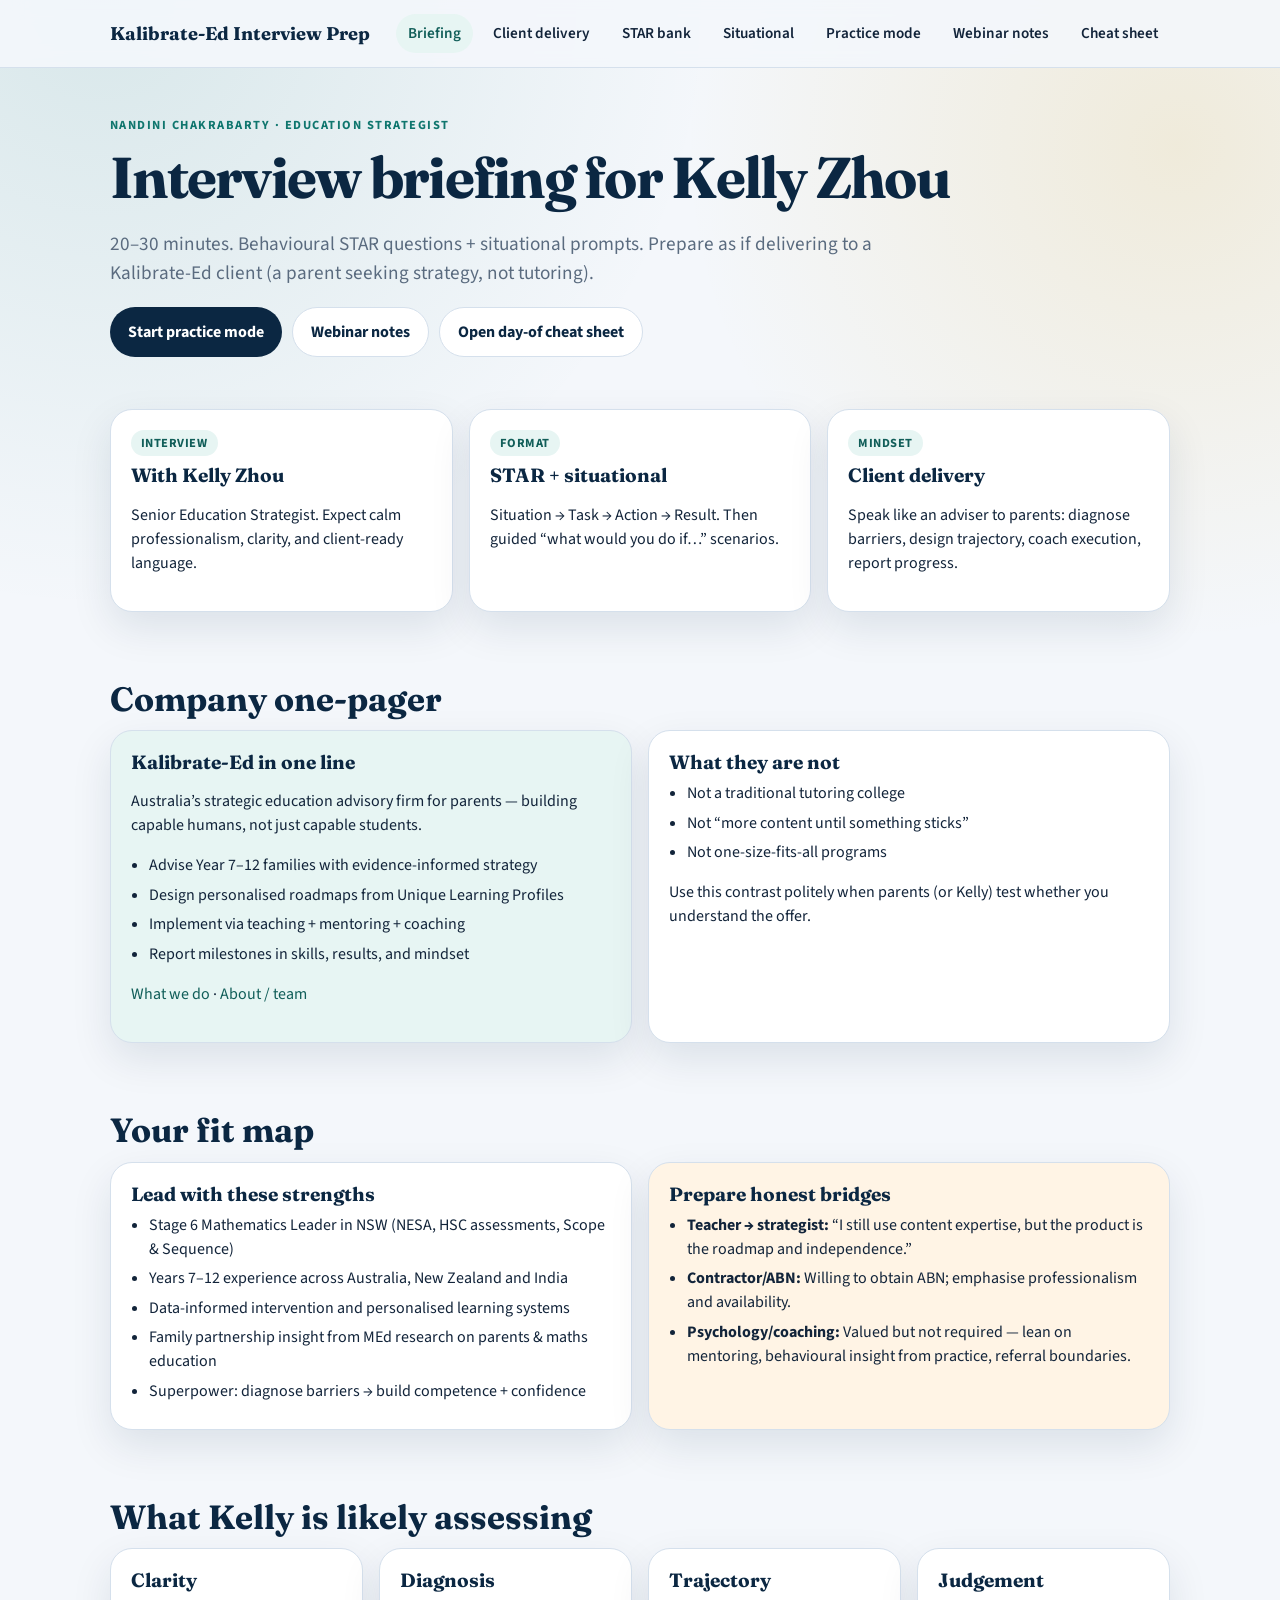
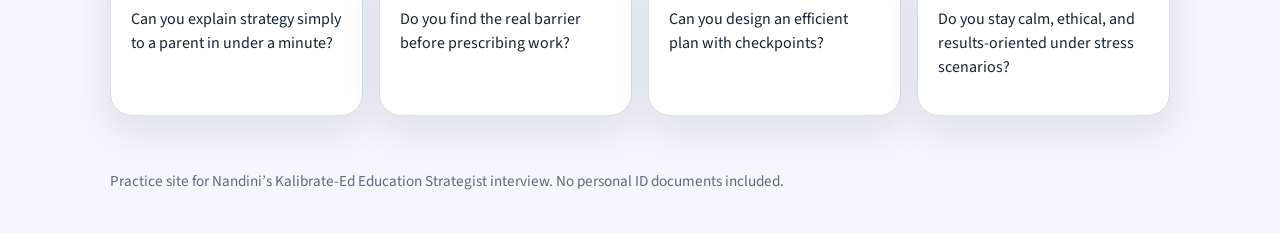
<file: index.html>
<!doctype html>
<html lang="en">
<head>
  <meta charset="utf-8" />
  <meta name="viewport" content="width=device-width, initial-scale=1" />
  <title>Nandini | Education Strategist Interview Prep</title>
  <link rel="preconnect" href="https://fonts.googleapis.com" />
  <link rel="preconnect" href="https://fonts.gstatic.com" crossorigin />
  <link href="https://fonts.googleapis.com/css2?family=Fraunces:opsz,wght@9..144,600;9..144,700&family=Source+Sans+3:wght@400;600;700&display=swap" rel="stylesheet" />
  <link rel="stylesheet" href="assets/styles.css" />
</head>
<body>
  <header class="topbar">
    <div class="topbar-inner">
      <div class="brand">Kalibrate-Ed Interview Prep</div>
      <nav class="nav">
        <a class="active" href="index.html">Briefing</a>
        <a href="client.html">Client delivery</a>
        <a href="star.html">STAR bank</a>
        <a href="situational.html">Situational</a>
        <a href="practice.html">Practice mode</a>
        <a href="webinar-notes.html">Webinar notes</a>
        <a href="cheat-sheet.html">Cheat sheet</a>
      </nav>
    </div>
  </header>

  <main>
    <section class="hero">
      <div class="eyebrow">Nandini Chakrabarty · Education Strategist</div>
      <h1>Interview briefing for Kelly Zhou</h1>
      <p class="lede">20–30 minutes. Behavioural STAR questions + situational prompts. Prepare as if delivering to a Kalibrate-Ed client (a parent seeking strategy, not tutoring).</p>
      <div class="btn-row">
        <a class="btn btn-primary" href="practice.html">Start practice mode</a>
        <a class="btn btn-secondary" href="webinar-notes.html">Webinar notes</a>
        <a class="btn btn-secondary" href="cheat-sheet.html">Open day-of cheat sheet</a>
      </div>
    </section>

    <section class="section grid grid-3">
      <article class="card">
        <div class="label">Interview</div>
        <h3>With Kelly Zhou</h3>
        <p>Senior Education Strategist. Expect calm professionalism, clarity, and client-ready language.</p>
      </article>
      <article class="card">
        <div class="label">Format</div>
        <h3>STAR + situational</h3>
        <p>Situation → Task → Action → Result. Then guided “what would you do if…” scenarios.</p>
      </article>
      <article class="card">
        <div class="label">Mindset</div>
        <h3>Client delivery</h3>
        <p>Speak like an adviser to parents: diagnose barriers, design trajectory, coach execution, report progress.</p>
      </article>
    </section>

    <section class="section">
      <h2>Company one-pager</h2>
      <div class="grid grid-2">
        <article class="card soft">
          <h3>Kalibrate-Ed in one line</h3>
          <p>Australia’s strategic education advisory firm for parents — building capable humans, not just capable students.</p>
          <ul class="clean">
            <li>Advise Year 7–12 families with evidence-informed strategy</li>
            <li>Design personalised roadmaps from Unique Learning Profiles</li>
            <li>Implement via teaching + mentoring + coaching</li>
            <li>Report milestones in skills, results, and mindset</li>
          </ul>
          <p><a href="https://kalibrate-ed.com.au/what-we-do/" target="_blank" rel="noopener">What we do</a> · <a href="https://kalibrate-ed.com.au/about-us/" target="_blank" rel="noopener">About / team</a></p>
        </article>
        <article class="card">
          <h3>What they are not</h3>
          <ul class="clean">
            <li>Not a traditional tutoring college</li>
            <li>Not “more content until something sticks”</li>
            <li>Not one-size-fits-all programs</li>
          </ul>
          <p>Use this contrast politely when parents (or Kelly) test whether you understand the offer.</p>
        </article>
      </div>
    </section>

    <section class="section">
      <h2>Your fit map</h2>
      <div class="grid grid-2">
        <article class="card">
          <h3>Lead with these strengths</h3>
          <ul class="clean">
            <li>Stage 6 Mathematics Leader in NSW (NESA, HSC assessments, Scope &amp; Sequence)</li>
            <li>Years 7–12 experience across Australia, New Zealand and India</li>
            <li>Data-informed intervention and personalised learning systems</li>
            <li>Family partnership insight from MEd research on parents &amp; maths education</li>
            <li>Superpower: diagnose barriers → build competence + confidence</li>
          </ul>
        </article>
        <article class="card warn">
          <h3>Prepare honest bridges</h3>
          <ul class="clean">
            <li><strong>Teacher → strategist:</strong> “I still use content expertise, but the product is the roadmap and independence.”</li>
            <li><strong>Contractor/ABN:</strong> Willing to obtain ABN; emphasise professionalism and availability.</li>
            <li><strong>Psychology/coaching:</strong> Valued but not required — lean on mentoring, behavioural insight from practice, referral boundaries.</li>
          </ul>
        </article>
      </div>
    </section>

    <section class="section">
      <h2>What Kelly is likely assessing</h2>
      <div class="grid grid-4">
        <article class="card"><h3>Clarity</h3><p>Can you explain strategy simply to a parent in under a minute?</p></article>
        <article class="card"><h3>Diagnosis</h3><p>Do you find the real barrier before prescribing work?</p></article>
        <article class="card"><h3>Trajectory</h3><p>Can you design an efficient plan with checkpoints?</p></article>
        <article class="card"><h3>Judgement</h3><p>Do you stay calm, ethical, and results-oriented under stress scenarios?</p></article>
      </div>
    </section>
  </main>

  <footer>Practice site for Nandini’s Kalibrate-Ed Education Strategist interview. No personal ID documents included.</footer>
  <script src="assets/questions.js?v=20260812e"></script>
  <script src="assets/practice.js?v=20260812e"></script>
</body>
</html>
</file>
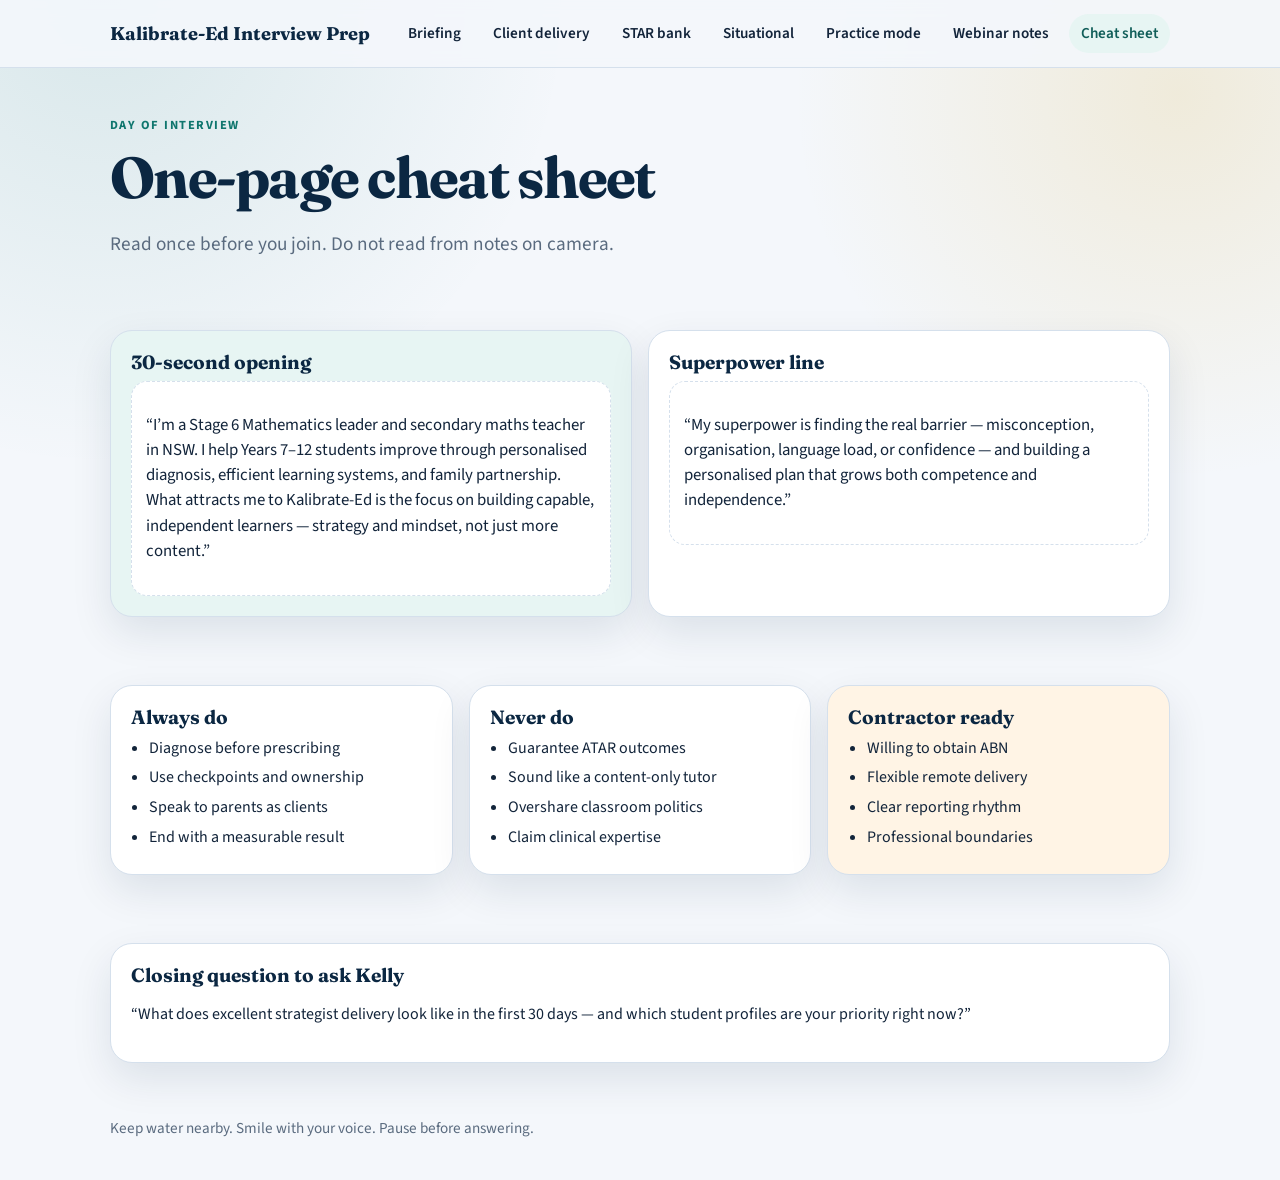
<file: cheat-sheet.html>
<!doctype html>
<html lang="en">
<head>
  <meta charset="utf-8" />
  <meta name="viewport" content="width=device-width, initial-scale=1" />
  <title>Day-of cheat sheet</title>
  <link rel="preconnect" href="https://fonts.googleapis.com" />
  <link rel="preconnect" href="https://fonts.gstatic.com" crossorigin />
  <link href="https://fonts.googleapis.com/css2?family=Fraunces:opsz,wght@9..144,600;9..144,700&family=Source+Sans+3:wght@400;600;700&display=swap" rel="stylesheet" />
  <link rel="stylesheet" href="assets/styles.css" />
</head>
<body>
  <header class="topbar">
    <div class="topbar-inner">
      <div class="brand">Kalibrate-Ed Interview Prep</div>
      <nav class="nav">
        <a href="index.html">Briefing</a>
        <a href="client.html">Client delivery</a>
        <a href="star.html">STAR bank</a>
        <a href="situational.html">Situational</a>
        <a href="practice.html">Practice mode</a>
        <a href="webinar-notes.html">Webinar notes</a>
        <a class="active" href="cheat-sheet.html">Cheat sheet</a>
      </nav>
    </div>
  </header>

  <main>
    <section class="hero">
      <div class="eyebrow">Day of interview</div>
      <h1>One-page cheat sheet</h1>
      <p class="lede">Read once before you join. Do not read from notes on camera.</p>
    </section>

    <section class="section grid grid-2">
      <article class="card soft">
        <h3>30-second opening</h3>
        <div class="script-block">
          <p>“I’m a Stage 6 Mathematics leader and secondary maths teacher in NSW. I help Years 7–12 students improve through personalised diagnosis, efficient learning systems, and family partnership. What attracts me to Kalibrate-Ed is the focus on building capable, independent learners — strategy and mindset, not just more content.”</p>
        </div>
      </article>
      <article class="card">
        <h3>Superpower line</h3>
        <div class="script-block">
          <p>“My superpower is finding the real barrier — misconception, organisation, language load, or confidence — and building a personalised plan that grows both competence and independence.”</p>
        </div>
      </article>
    </section>

    <section class="section grid grid-3">
      <article class="card">
        <h3>Always do</h3>
        <ul class="clean">
          <li>Diagnose before prescribing</li>
          <li>Use checkpoints and ownership</li>
          <li>Speak to parents as clients</li>
          <li>End with a measurable result</li>
        </ul>
      </article>
      <article class="card">
        <h3>Never do</h3>
        <ul class="clean">
          <li>Guarantee ATAR outcomes</li>
          <li>Sound like a content-only tutor</li>
          <li>Overshare classroom politics</li>
          <li>Claim clinical expertise</li>
        </ul>
      </article>
      <article class="card warn">
        <h3>Contractor ready</h3>
        <ul class="clean">
          <li>Willing to obtain ABN</li>
          <li>Flexible remote delivery</li>
          <li>Clear reporting rhythm</li>
          <li>Professional boundaries</li>
        </ul>
      </article>
    </section>

    <section class="section">
      <article class="card">
        <h3>Closing question to ask Kelly</h3>
        <p>“What does excellent strategist delivery look like in the first 30 days — and which student profiles are your priority right now?”</p>
      </article>
    </section>
  </main>

  <footer>Keep water nearby. Smile with your voice. Pause before answering.</footer>
  <script src="assets/questions.js?v=20260812e"></script>
  <script src="assets/practice.js?v=20260812e"></script>
</body>
</html>
</file>
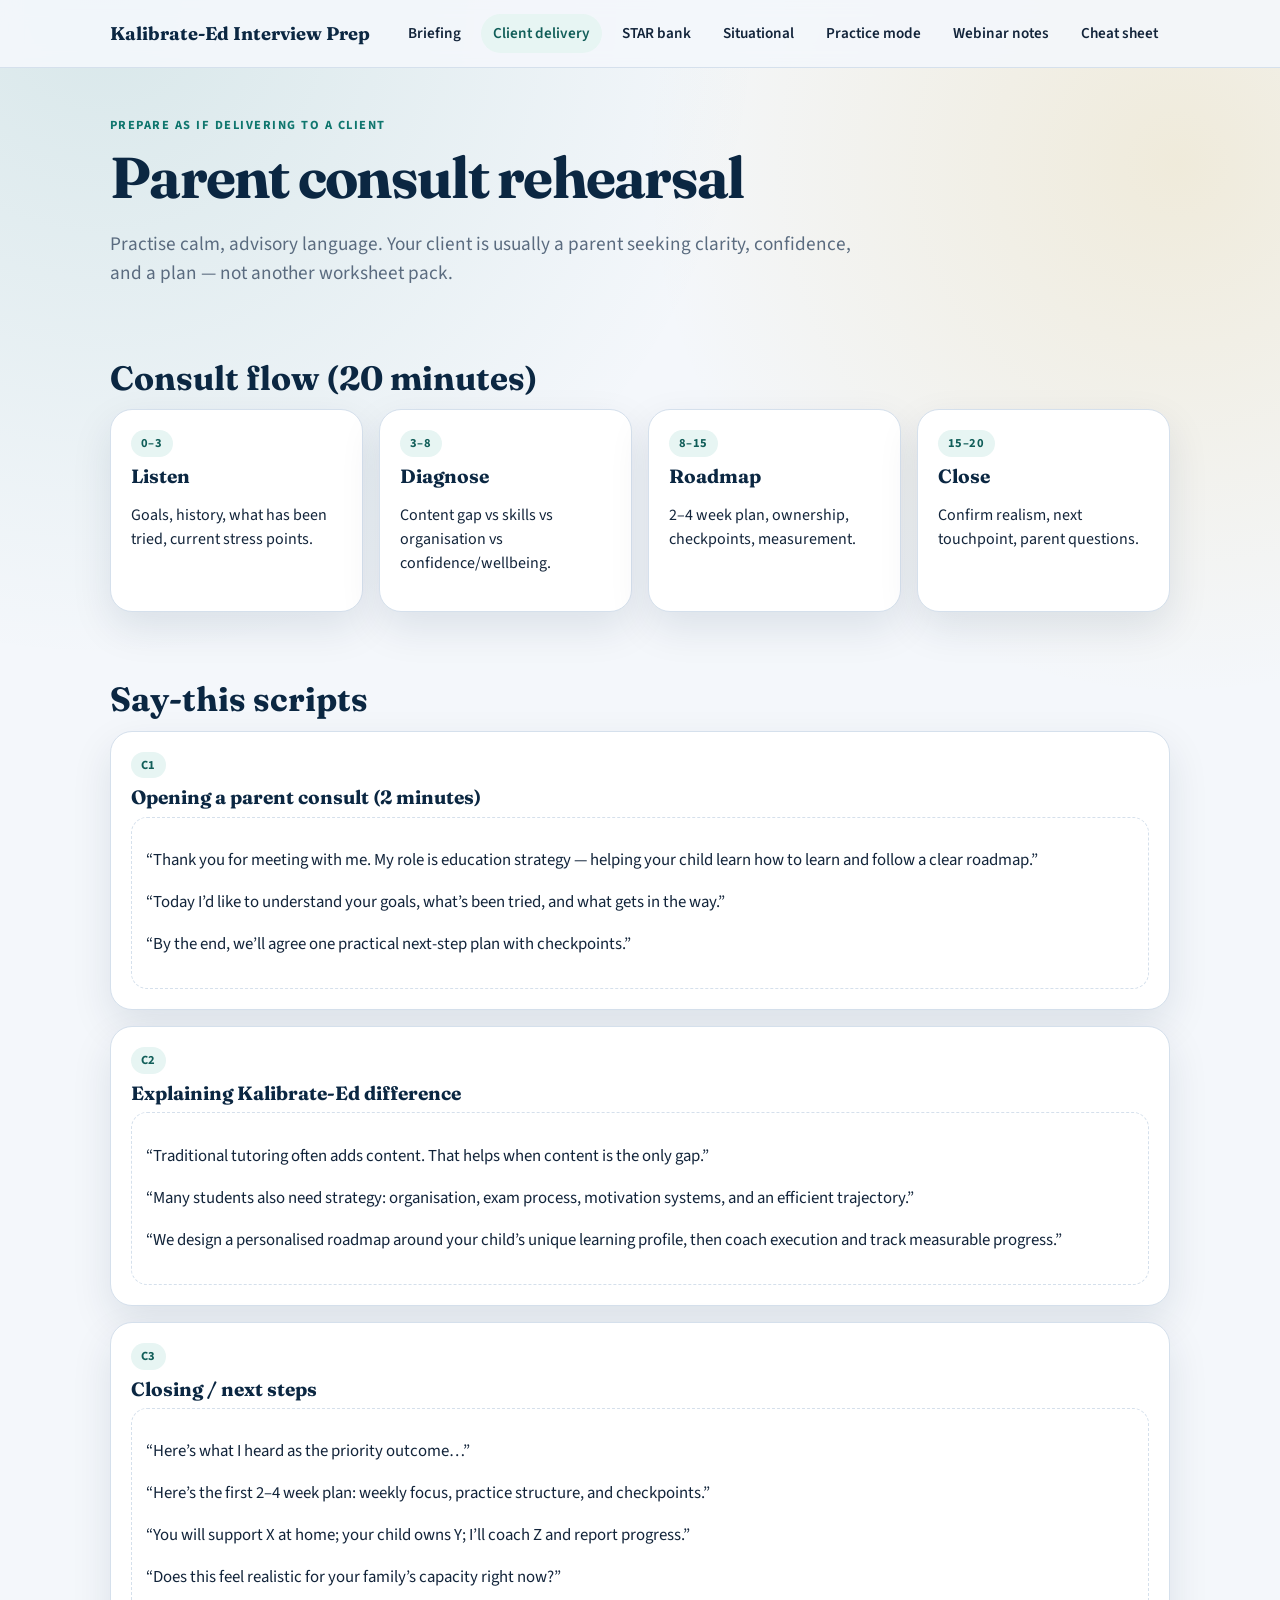
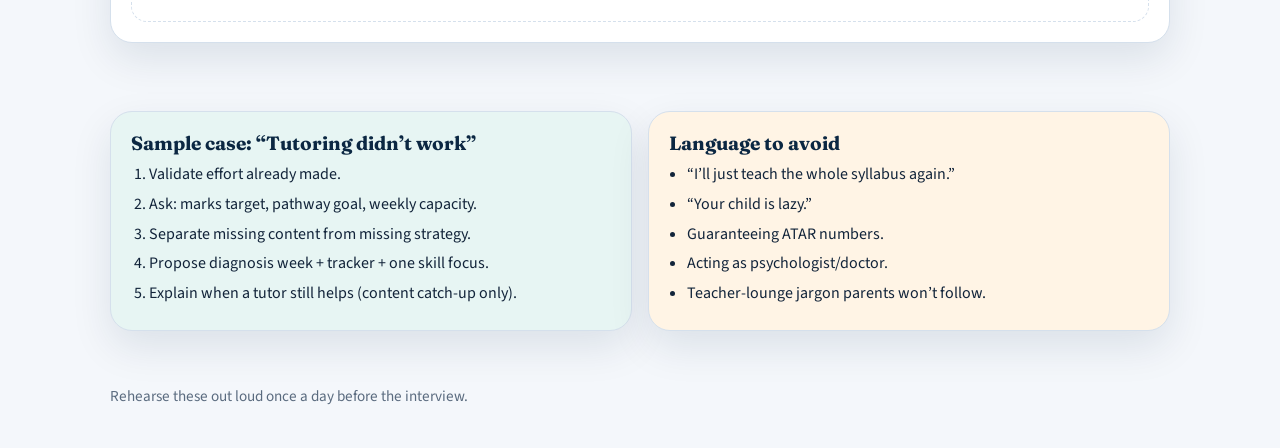
<file: client.html>
<!doctype html>
<html lang="en">
<head>
  <meta charset="utf-8" />
  <meta name="viewport" content="width=device-width, initial-scale=1" />
  <title>Client delivery practice</title>
  <link rel="preconnect" href="https://fonts.googleapis.com" />
  <link rel="preconnect" href="https://fonts.gstatic.com" crossorigin />
  <link href="https://fonts.googleapis.com/css2?family=Fraunces:opsz,wght@9..144,600;9..144,700&family=Source+Sans+3:wght@400;600;700&display=swap" rel="stylesheet" />
  <link rel="stylesheet" href="assets/styles.css" />
</head>
<body>
  <header class="topbar">
    <div class="topbar-inner">
      <div class="brand">Kalibrate-Ed Interview Prep</div>
      <nav class="nav">
        <a href="index.html">Briefing</a>
        <a class="active" href="client.html">Client delivery</a>
        <a href="star.html">STAR bank</a>
        <a href="situational.html">Situational</a>
        <a href="practice.html">Practice mode</a>
        <a href="webinar-notes.html">Webinar notes</a>
        <a href="cheat-sheet.html">Cheat sheet</a>
      </nav>
    </div>
  </header>

  <main>
    <section class="hero">
      <div class="eyebrow">Prepare as if delivering to a client</div>
      <h1>Parent consult rehearsal</h1>
      <p class="lede">Practise calm, advisory language. Your client is usually a parent seeking clarity, confidence, and a plan — not another worksheet pack.</p>
    </section>

    <section class="section">
      <h2>Consult flow (20 minutes)</h2>
      <div class="grid grid-4">
        <article class="card"><div class="label">0–3</div><h3>Listen</h3><p>Goals, history, what has been tried, current stress points.</p></article>
        <article class="card"><div class="label">3–8</div><h3>Diagnose</h3><p>Content gap vs skills vs organisation vs confidence/wellbeing.</p></article>
        <article class="card"><div class="label">8–15</div><h3>Roadmap</h3><p>2–4 week plan, ownership, checkpoints, measurement.</p></article>
        <article class="card"><div class="label">15–20</div><h3>Close</h3><p>Confirm realism, next touchpoint, parent questions.</p></article>
      </div>
    </section>

    <section class="section">
      <h2>Say-this scripts</h2>
      <div id="script-list" class="grid"></div>
    </section>

    <section class="section grid grid-2">
      <article class="card soft">
        <h3>Sample case: “Tutoring didn’t work”</h3>
        <ol class="clean">
          <li>Validate effort already made.</li>
          <li>Ask: marks target, pathway goal, weekly capacity.</li>
          <li>Separate missing content from missing strategy.</li>
          <li>Propose diagnosis week + tracker + one skill focus.</li>
          <li>Explain when a tutor still helps (content catch-up only).</li>
        </ol>
      </article>
      <article class="card warn">
        <h3>Language to avoid</h3>
        <ul class="clean">
          <li>“I’ll just teach the whole syllabus again.”</li>
          <li>“Your child is lazy.”</li>
          <li>Guaranteeing ATAR numbers.</li>
          <li>Acting as psychologist/doctor.</li>
          <li>Teacher-lounge jargon parents won’t follow.</li>
        </ul>
      </article>
    </section>
  </main>

  <footer>Rehearse these out loud once a day before the interview.</footer>
  <script src="assets/questions.js?v=20260812e"></script>
  <script src="assets/practice.js?v=20260812e"></script>
</body>
</html>
</file>
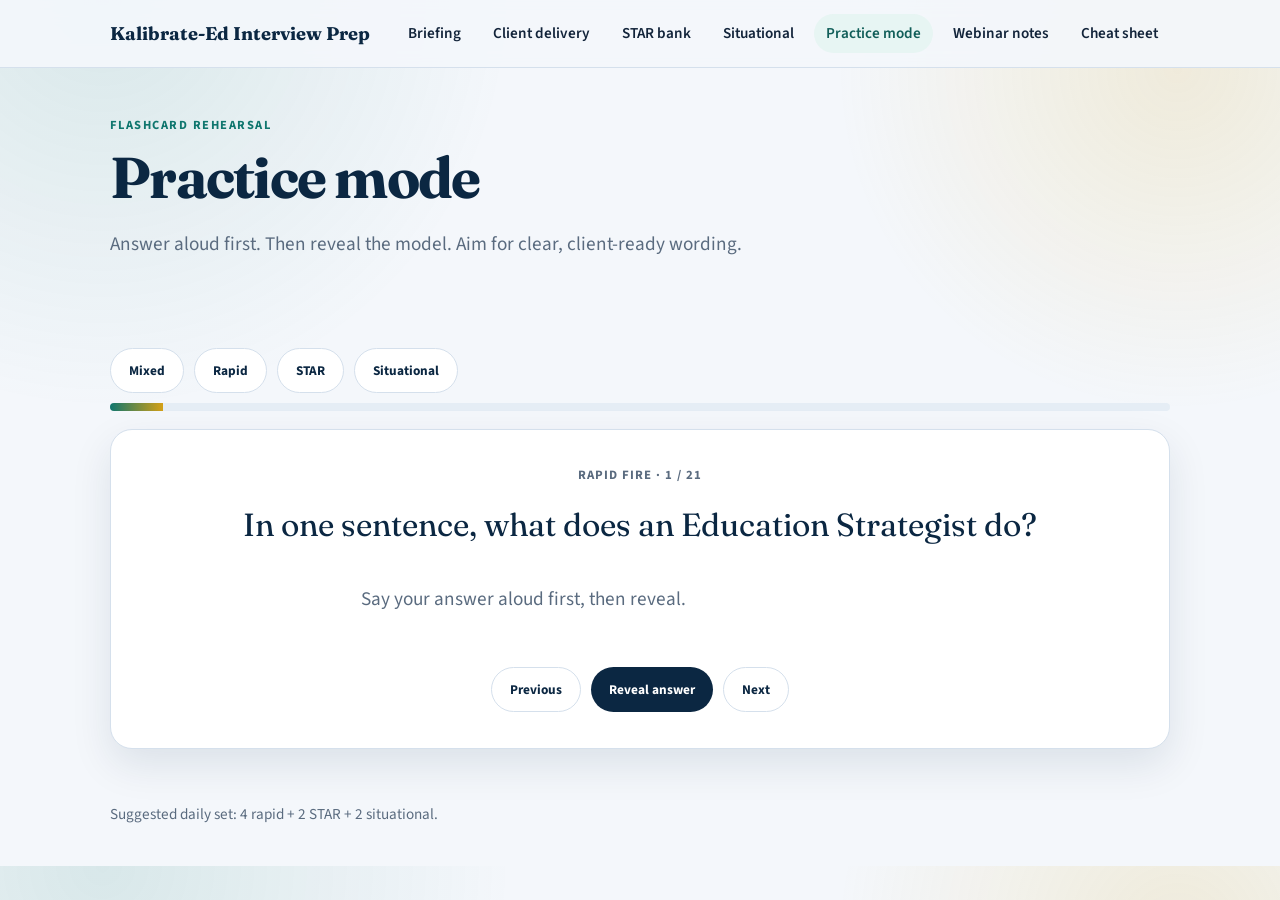
<file: practice.html>
<!doctype html>
<html lang="en">
<head>
  <meta charset="utf-8" />
  <meta name="viewport" content="width=device-width, initial-scale=1" />
  <title>Practice mode</title>
  <link rel="preconnect" href="https://fonts.googleapis.com" />
  <link rel="preconnect" href="https://fonts.gstatic.com" crossorigin />
  <link href="https://fonts.googleapis.com/css2?family=Fraunces:opsz,wght@9..144,600;9..144,700&family=Source+Sans+3:wght@400;600;700&display=swap" rel="stylesheet" />
  <link rel="stylesheet" href="assets/styles.css" />
</head>
<body>
  <header class="topbar">
    <div class="topbar-inner">
      <div class="brand">Kalibrate-Ed Interview Prep</div>
      <nav class="nav">
        <a href="index.html">Briefing</a>
        <a href="client.html">Client delivery</a>
        <a href="star.html">STAR bank</a>
        <a href="situational.html">Situational</a>
        <a class="active" href="practice.html">Practice mode</a>
        <a href="webinar-notes.html">Webinar notes</a>
        <a href="cheat-sheet.html">Cheat sheet</a>
      </nav>
    </div>
  </header>

  <main>
    <section class="hero">
      <div class="eyebrow">Flashcard rehearsal</div>
      <h1>Practice mode</h1>
      <p class="lede">Answer aloud first. Then reveal the model. Aim for clear, client-ready wording.</p>
    </section>

    <section class="section">
      <div id="practice-app"></div>
    </section>
  </main>

  <footer>Suggested daily set: 4 rapid + 2 STAR + 2 situational.</footer>
  <script src="assets/questions.js?v=20260812e"></script>
  <script src="assets/practice.js?v=20260812e"></script>
</body>
</html>
</file>
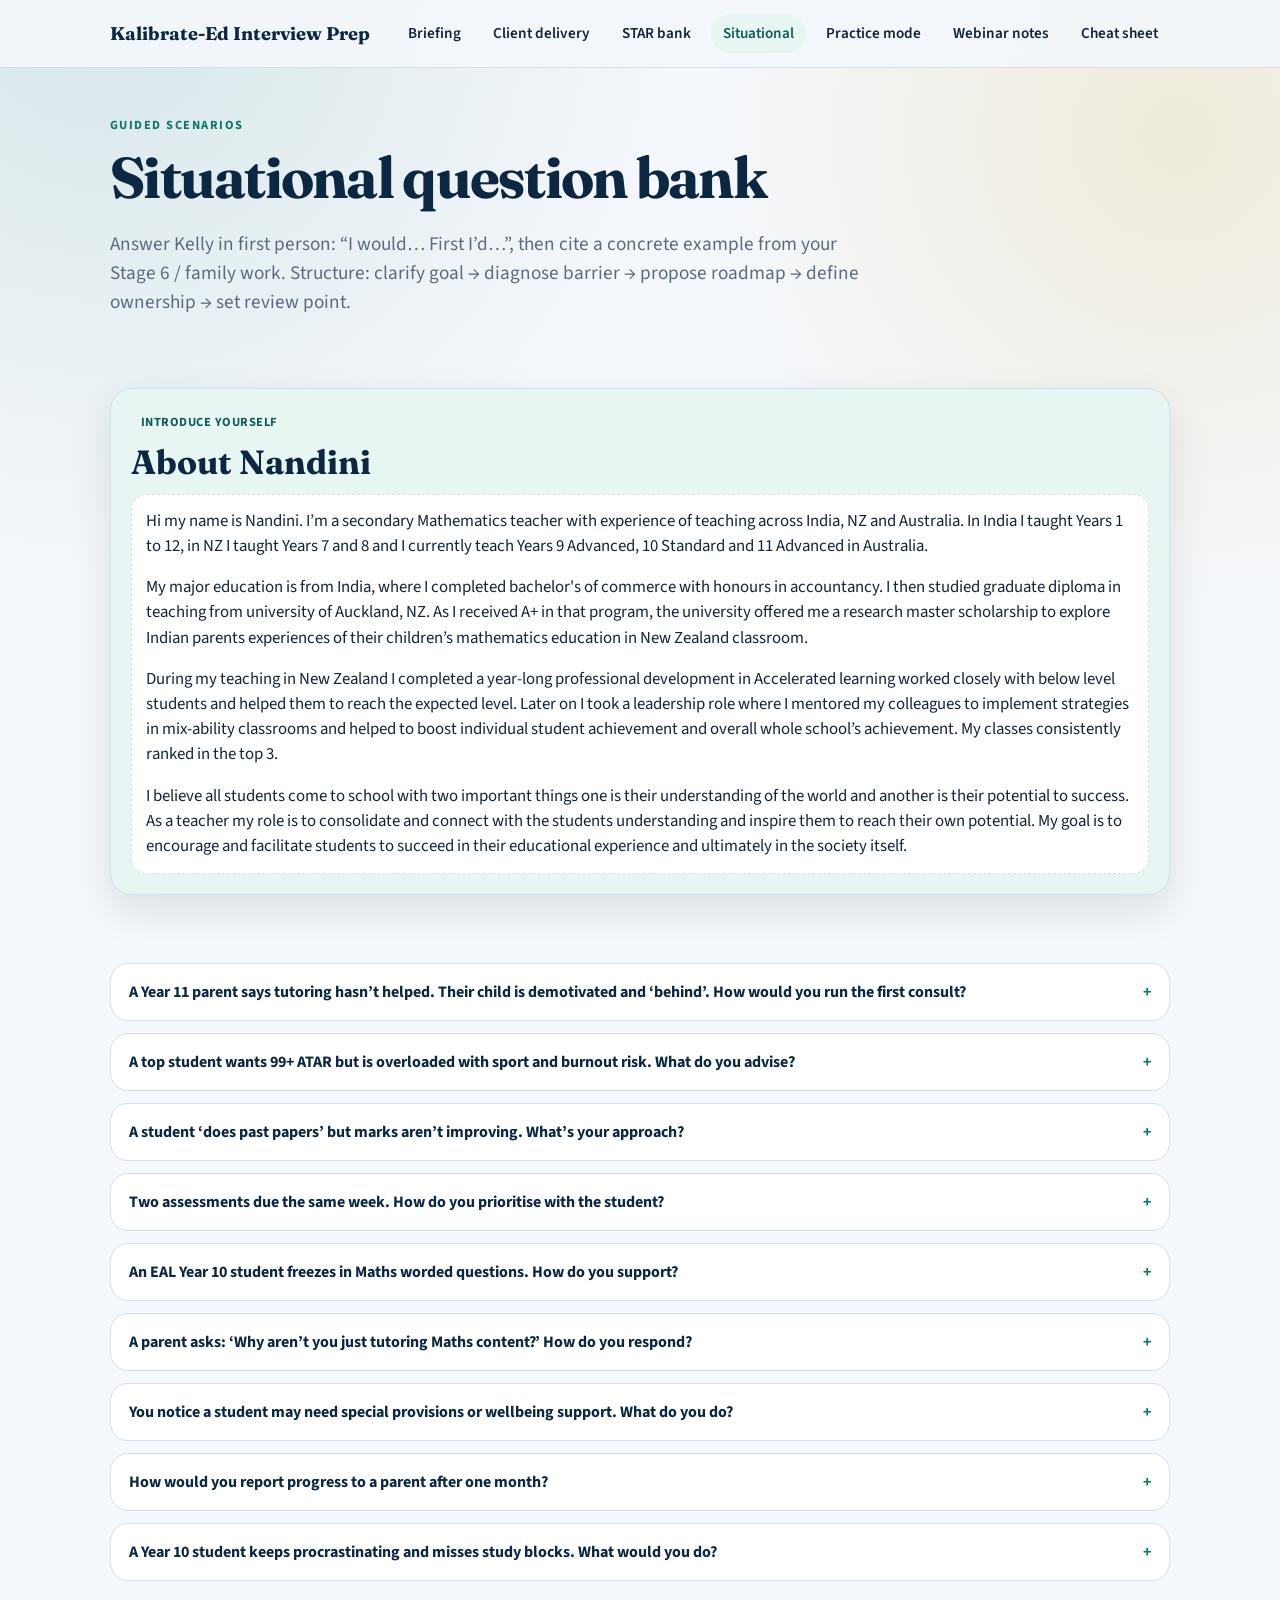
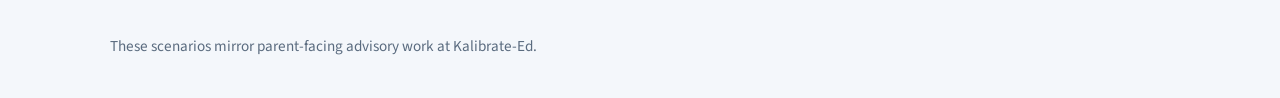
<file: situational.html>
<!doctype html>
<html lang="en">
<head>
  <meta charset="utf-8" />
  <meta name="viewport" content="width=device-width, initial-scale=1" />
  <title>Situational questions</title>
  <link rel="preconnect" href="https://fonts.googleapis.com" />
  <link rel="preconnect" href="https://fonts.gstatic.com" crossorigin />
  <link href="https://fonts.googleapis.com/css2?family=Fraunces:opsz,wght@9..144,600;9..144,700&family=Source+Sans+3:wght@400;600;700&display=swap" rel="stylesheet" />
  <link rel="stylesheet" href="assets/styles.css" />
</head>
<body>
  <header class="topbar">
    <div class="topbar-inner">
      <div class="brand">Kalibrate-Ed Interview Prep</div>
      <nav class="nav">
        <a href="index.html">Briefing</a>
        <a href="client.html">Client delivery</a>
        <a href="star.html">STAR bank</a>
        <a class="active" href="situational.html">Situational</a>
        <a href="practice.html">Practice mode</a>
        <a href="webinar-notes.html">Webinar notes</a>
        <a href="cheat-sheet.html">Cheat sheet</a>
      </nav>
    </div>
  </header>

  <main>
    <section class="hero">
      <div class="eyebrow">Guided scenarios</div>
      <h1>Situational question bank</h1>
      <p class="lede">Answer Kelly in first person: “I would… First I’d…”, then cite a concrete example from your Stage 6 / family work. Structure: clarify goal → diagnose barrier → propose roadmap → define ownership → set review point.</p>
    </section>

    <section class="section">
      <article class="card soft">
        <div class="label">Introduce yourself</div>
        <h2>About Nandini</h2>
        <div class="script-block intro-block">
          <p>Hi my name is Nandini. I’m a secondary Mathematics teacher with experience of teaching across India, NZ and Australia. In India I taught Years 1 to 12, in NZ  I taught Years 7 and 8 and I currently teach Years 9 Advanced, 10 Standard and 11 Advanced in Australia.</p>
          <p>My major education is from India, where I completed bachelor's of commerce with honours in accountancy. I then studied graduate diploma in teaching from university of Auckland, NZ. As I received A+ in that program, the university offered me a research master scholarship to explore Indian parents experiences of their children’s mathematics education in New Zealand classroom.</p>
          <p>During my teaching in New Zealand I completed a year-long professional development in Accelerated learning worked closely with below level students and helped them to reach the expected level. Later on I took a leadership role where I mentored my colleagues to implement strategies in mix-ability classrooms and helped to boost individual student achievement and overall whole school’s achievement. My classes consistently ranked in the top 3.</p>
          <p>I believe all students come to school with two important things one is their understanding of the world and another is their potential to success. As a teacher my role is to consolidate and connect with the students understanding and inspire them to reach their own potential. My goal is to encourage and facilitate students to succeed in their educational experience and ultimately in the society itself.</p>
        </div>
      </article>
    </section>

    <section class="section">
      <div id="situational-list"></div>
    </section>
  </main>

  <footer>These scenarios mirror parent-facing advisory work at Kalibrate-Ed.</footer>
  <script src="assets/questions.js?v=20260812e"></script>
  <script src="assets/practice.js?v=20260812e"></script>
</body>
</html>
</file>
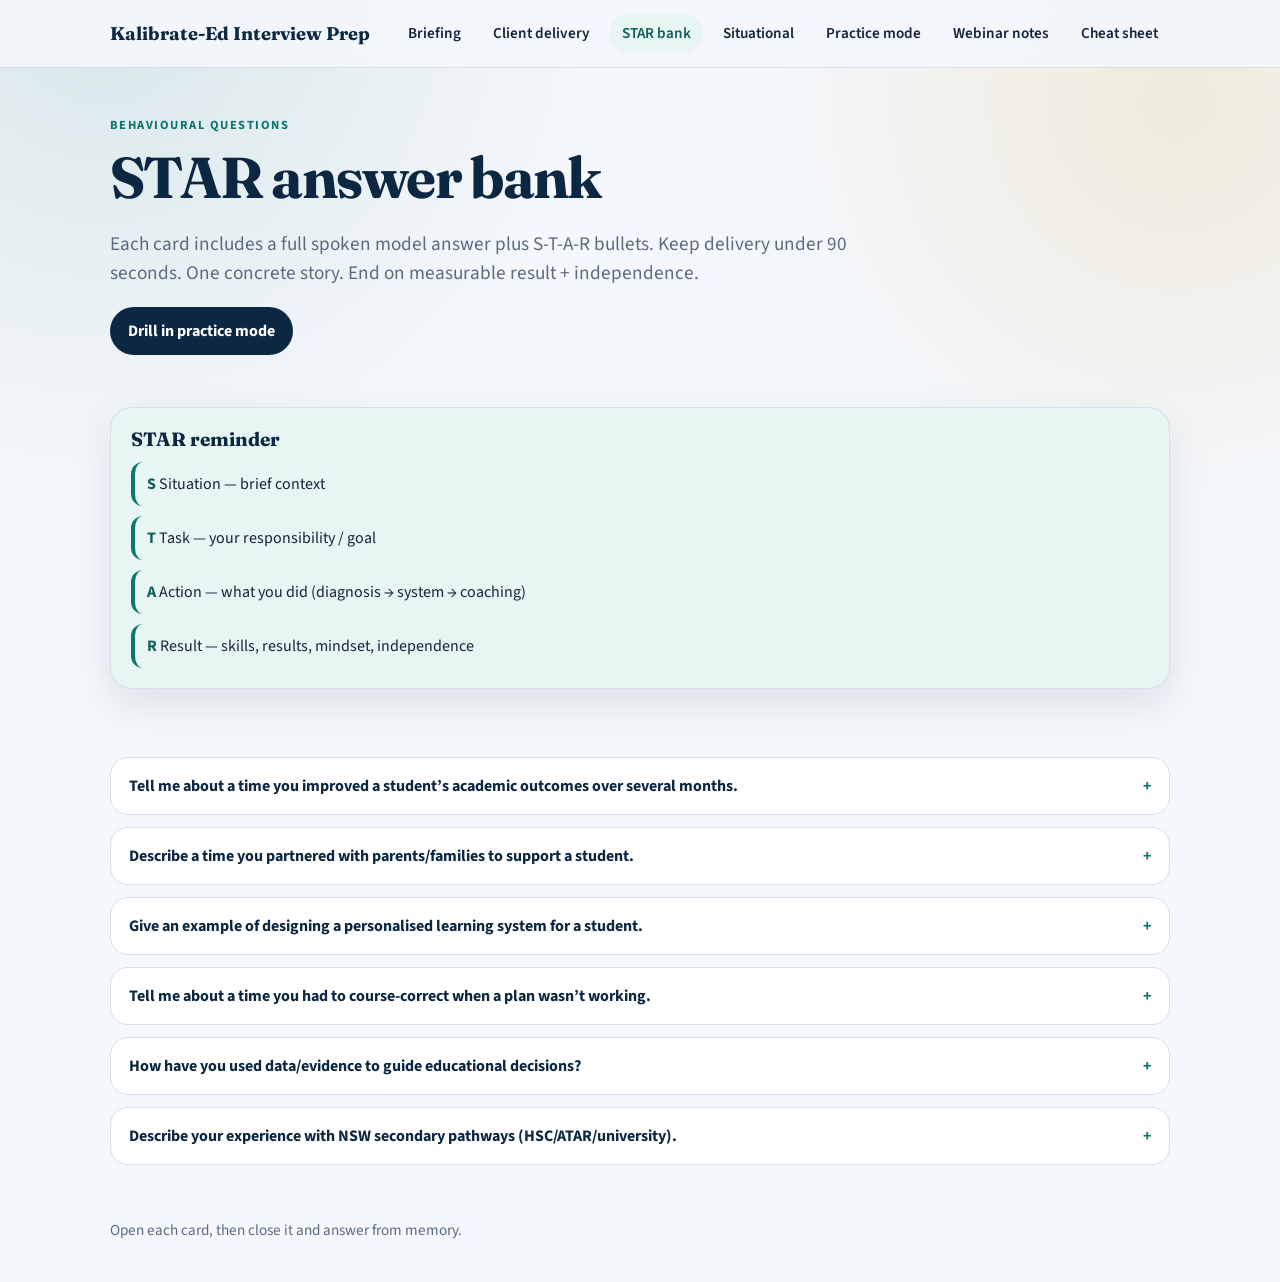
<file: star.html>
<!doctype html>
<html lang="en">
<head>
  <meta charset="utf-8" />
  <meta name="viewport" content="width=device-width, initial-scale=1" />
  <title>STAR question bank</title>
  <link rel="preconnect" href="https://fonts.googleapis.com" />
  <link rel="preconnect" href="https://fonts.gstatic.com" crossorigin />
  <link href="https://fonts.googleapis.com/css2?family=Fraunces:opsz,wght@9..144,600;9..144,700&family=Source+Sans+3:wght@400;600;700&display=swap" rel="stylesheet" />
  <link rel="stylesheet" href="assets/styles.css" />
</head>
<body>
  <header class="topbar">
    <div class="topbar-inner">
      <div class="brand">Kalibrate-Ed Interview Prep</div>
      <nav class="nav">
        <a href="index.html">Briefing</a>
        <a href="client.html">Client delivery</a>
        <a class="active" href="star.html">STAR bank</a>
        <a href="situational.html">Situational</a>
        <a href="practice.html">Practice mode</a>
        <a href="webinar-notes.html">Webinar notes</a>
        <a href="cheat-sheet.html">Cheat sheet</a>
      </nav>
    </div>
  </header>

  <main>
    <section class="hero">
      <div class="eyebrow">Behavioural questions</div>
      <h1>STAR answer bank</h1>
      <p class="lede">Each card includes a full spoken model answer plus S-T-A-R bullets. Keep delivery under 90 seconds. One concrete story. End on measurable result + independence.</p>
      <div class="btn-row">
        <a class="btn btn-primary" href="practice.html">Drill in practice mode</a>
      </div>
    </section>

    <section class="section">
      <article class="card soft">
        <h3>STAR reminder</h3>
        <div class="star-grid">
          <div><strong>S</strong> Situation — brief context</div>
          <div><strong>T</strong> Task — your responsibility / goal</div>
          <div><strong>A</strong> Action — what you did (diagnosis → system → coaching)</div>
          <div><strong>R</strong> Result — skills, results, mindset, independence</div>
        </div>
      </article>
    </section>

    <section class="section">
      <div id="star-list"></div>
    </section>
  </main>

  <footer>Open each card, then close it and answer from memory.</footer>
  <script src="assets/questions.js?v=20260812e"></script>
  <script src="assets/practice.js?v=20260812e"></script>
</body>
</html>
</file>
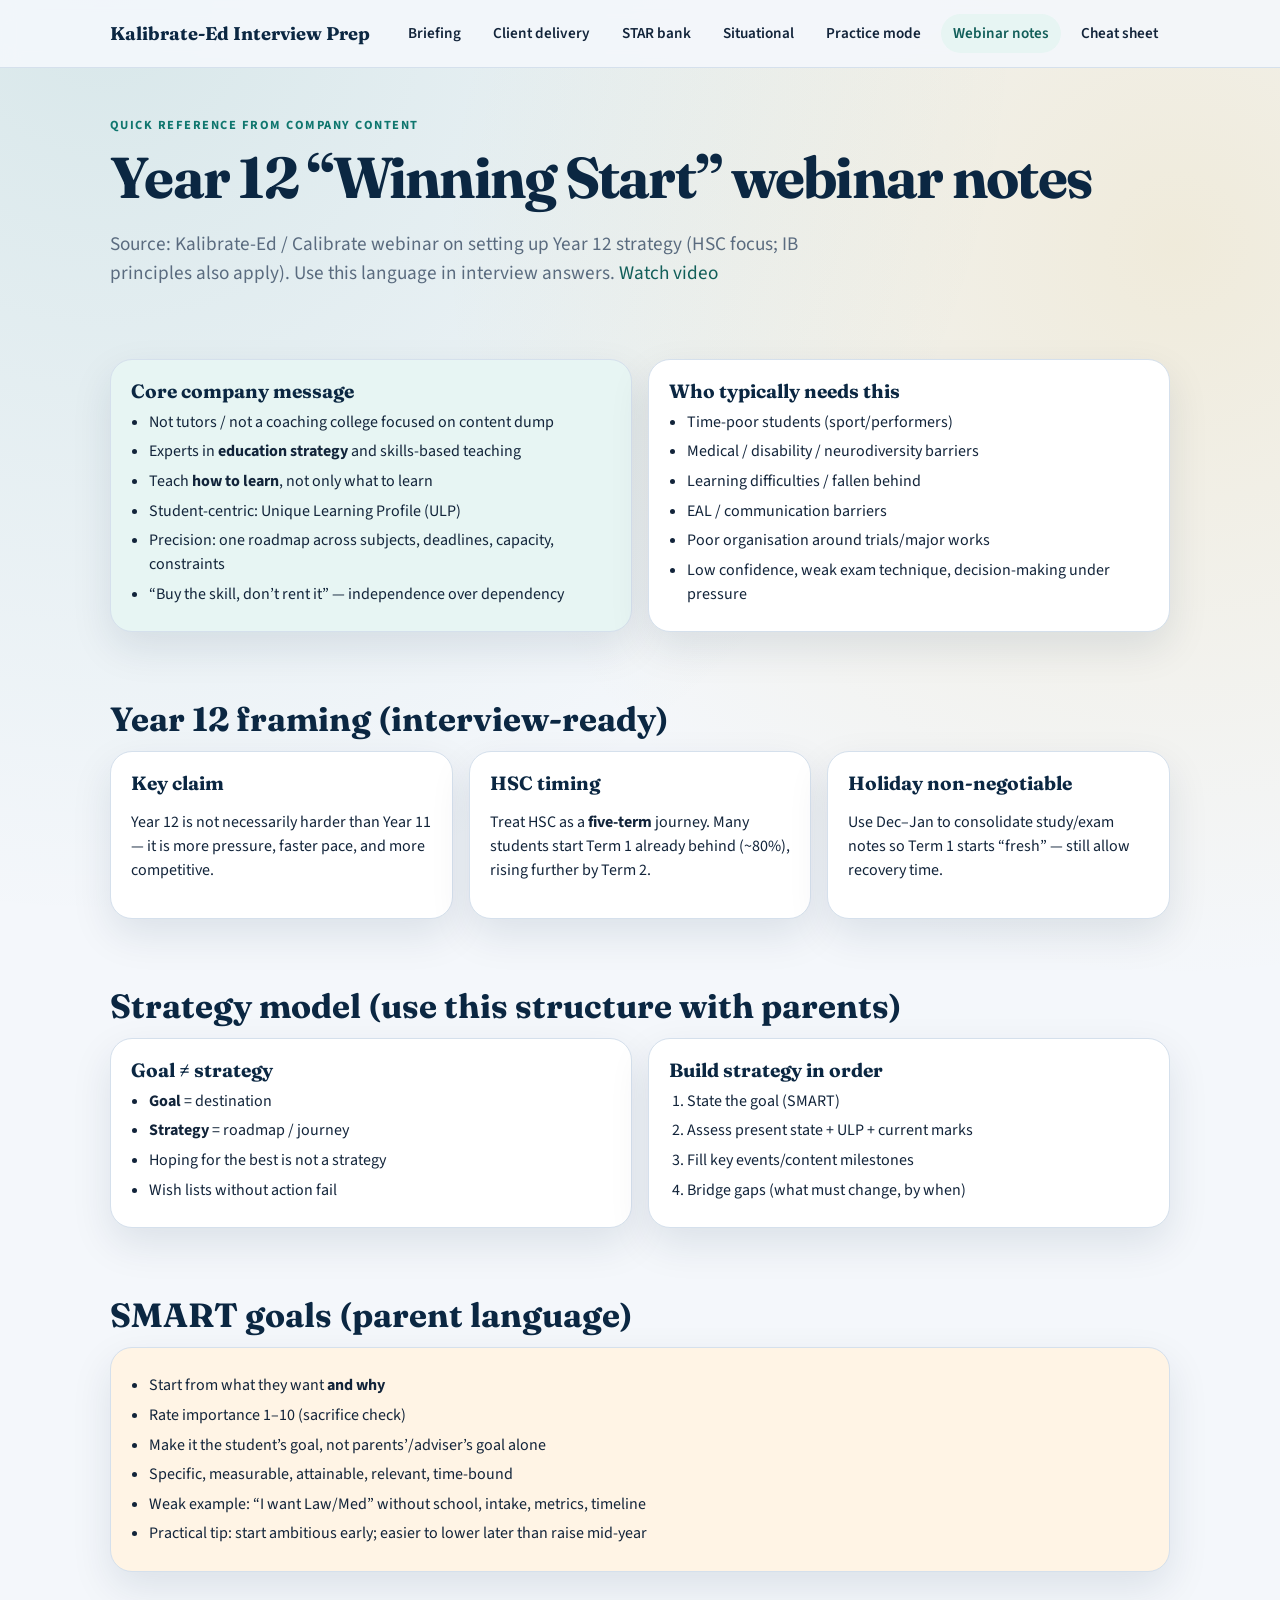
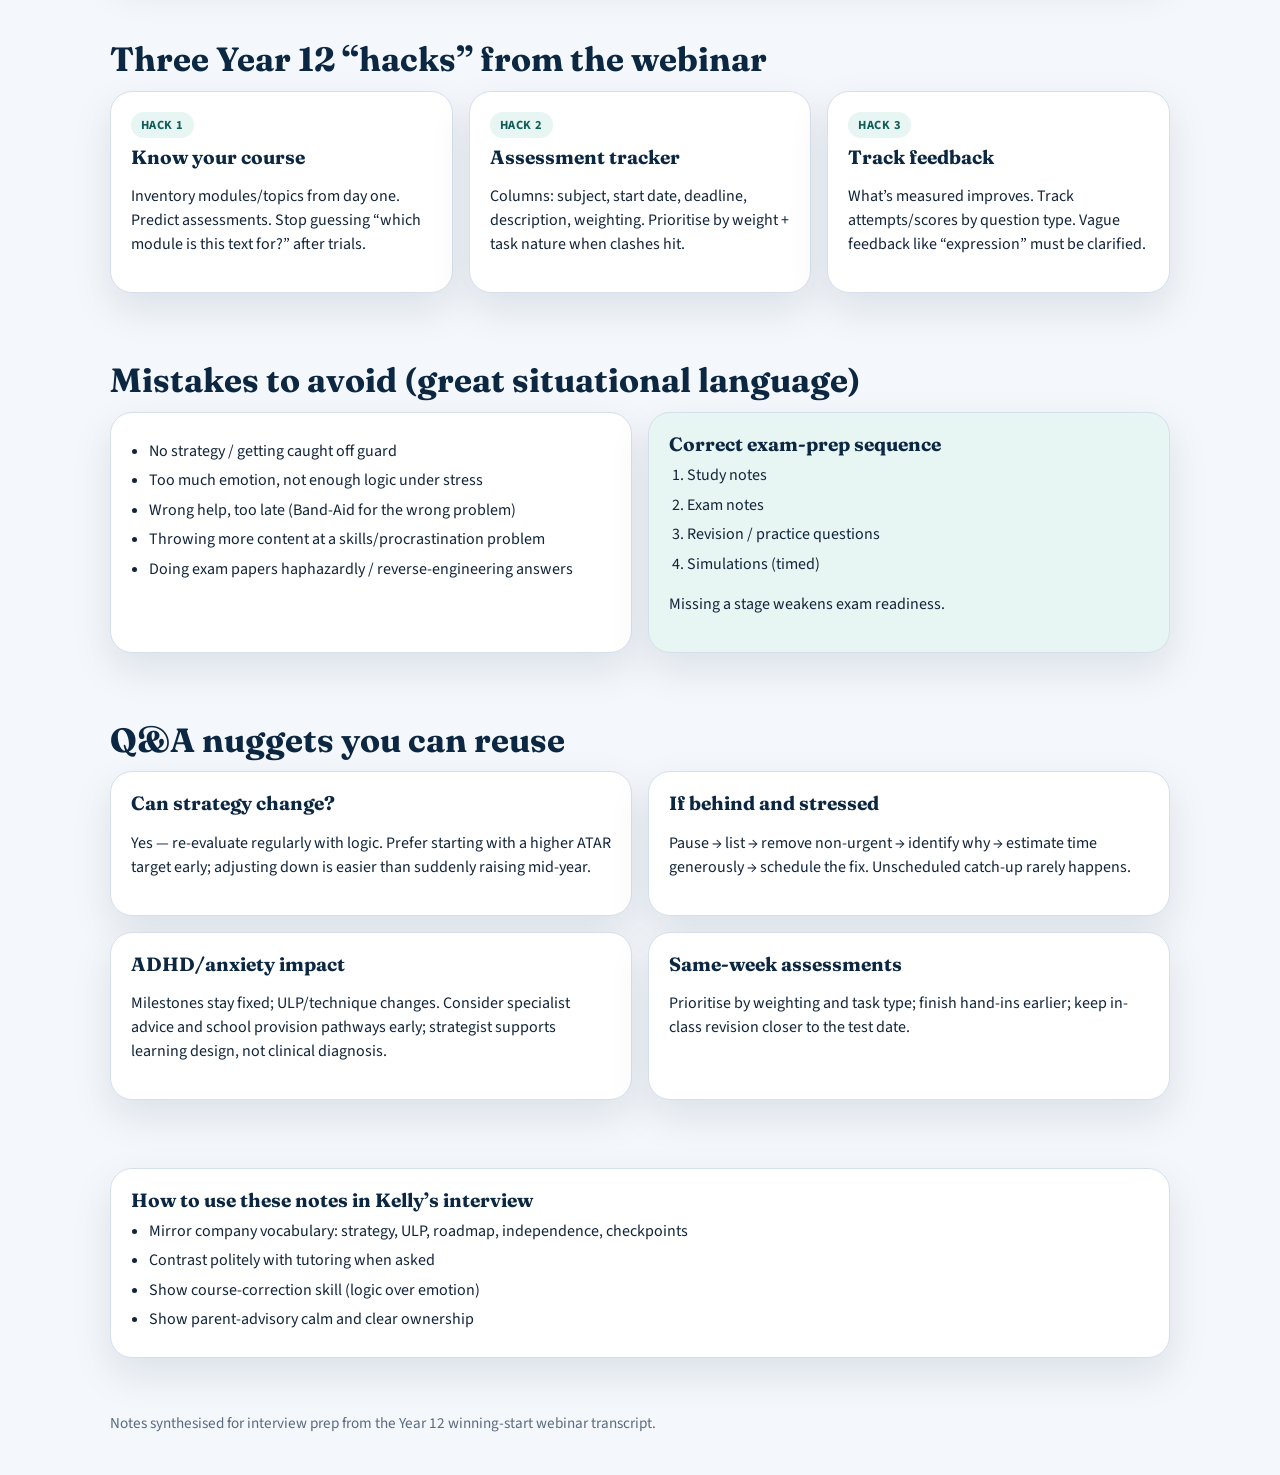
<file: webinar-notes.html>
<!doctype html>
<html lang="en">
<head>
  <meta charset="utf-8" />
  <meta name="viewport" content="width=device-width, initial-scale=1" />
  <title>Year 12 webinar notes</title>
  <link rel="preconnect" href="https://fonts.googleapis.com" />
  <link rel="preconnect" href="https://fonts.gstatic.com" crossorigin />
  <link href="https://fonts.googleapis.com/css2?family=Fraunces:opsz,wght@9..144,600;9..144,700&family=Source+Sans+3:wght@400;600;700&display=swap" rel="stylesheet" />
  <link rel="stylesheet" href="assets/styles.css" />
</head>
<body>
  <header class="topbar">
    <div class="topbar-inner">
      <div class="brand">Kalibrate-Ed Interview Prep</div>
      <nav class="nav">
        <a href="index.html">Briefing</a>
        <a href="client.html">Client delivery</a>
        <a href="star.html">STAR bank</a>
        <a href="situational.html">Situational</a>
        <a href="practice.html">Practice mode</a>
        <a class="active" href="webinar-notes.html">Webinar notes</a>
        <a href="cheat-sheet.html">Cheat sheet</a>
      </nav>
    </div>
  </header>

  <main>
    <section class="hero">
      <div class="eyebrow">Quick reference from company content</div>
      <h1>Year 12 “Winning Start” webinar notes</h1>
      <p class="lede">Source: Kalibrate-Ed / Calibrate webinar on setting up Year 12 strategy (HSC focus; IB principles also apply). Use this language in interview answers.
        <a href="https://www.youtube.com/watch?v=ZSyx7LGlEOg" target="_blank" rel="noopener">Watch video</a></p>
    </section>

    <section class="section grid grid-2">
      <article class="card soft">
        <h3>Core company message</h3>
        <ul class="clean">
          <li>Not tutors / not a coaching college focused on content dump</li>
          <li>Experts in <strong>education strategy</strong> and skills-based teaching</li>
          <li>Teach <strong>how to learn</strong>, not only what to learn</li>
          <li>Student-centric: Unique Learning Profile (ULP)</li>
          <li>Precision: one roadmap across subjects, deadlines, capacity, constraints</li>
          <li>“Buy the skill, don’t rent it” — independence over dependency</li>
        </ul>
      </article>
      <article class="card">
        <h3>Who typically needs this</h3>
        <ul class="clean">
          <li>Time-poor students (sport/performers)</li>
          <li>Medical / disability / neurodiversity barriers</li>
          <li>Learning difficulties / fallen behind</li>
          <li>EAL / communication barriers</li>
          <li>Poor organisation around trials/major works</li>
          <li>Low confidence, weak exam technique, decision-making under pressure</li>
        </ul>
      </article>
    </section>

    <section class="section">
      <h2>Year 12 framing (interview-ready)</h2>
      <div class="grid grid-3">
        <article class="card">
          <h3>Key claim</h3>
          <p>Year 12 is not necessarily harder than Year 11 — it is more pressure, faster pace, and more competitive.</p>
        </article>
        <article class="card">
          <h3>HSC timing</h3>
          <p>Treat HSC as a <strong>five-term</strong> journey. Many students start Term 1 already behind (~80%), rising further by Term 2.</p>
        </article>
        <article class="card">
          <h3>Holiday non-negotiable</h3>
          <p>Use Dec–Jan to consolidate study/exam notes so Term 1 starts “fresh” — still allow recovery time.</p>
        </article>
      </div>
    </section>

    <section class="section">
      <h2>Strategy model (use this structure with parents)</h2>
      <div class="grid grid-2">
        <article class="card">
          <h3>Goal ≠ strategy</h3>
          <ul class="clean">
            <li><strong>Goal</strong> = destination</li>
            <li><strong>Strategy</strong> = roadmap / journey</li>
            <li>Hoping for the best is not a strategy</li>
            <li>Wish lists without action fail</li>
          </ul>
        </article>
        <article class="card">
          <h3>Build strategy in order</h3>
          <ol class="clean">
            <li>State the goal (SMART)</li>
            <li>Assess present state + ULP + current marks</li>
            <li>Fill key events/content milestones</li>
            <li>Bridge gaps (what must change, by when)</li>
          </ol>
        </article>
      </div>
    </section>

    <section class="section">
      <h2>SMART goals (parent language)</h2>
      <article class="card warn">
        <ul class="clean">
          <li>Start from what they want <strong>and why</strong></li>
          <li>Rate importance 1–10 (sacrifice check)</li>
          <li>Make it the student’s goal, not parents’/adviser’s goal alone</li>
          <li>Specific, measurable, attainable, relevant, time-bound</li>
          <li>Weak example: “I want Law/Med” without school, intake, metrics, timeline</li>
          <li>Practical tip: start ambitious early; easier to lower later than raise mid-year</li>
        </ul>
      </article>
    </section>

    <section class="section">
      <h2>Three Year 12 “hacks” from the webinar</h2>
      <div class="grid grid-3">
        <article class="card">
          <div class="label">Hack 1</div>
          <h3>Know your course</h3>
          <p>Inventory modules/topics from day one. Predict assessments. Stop guessing “which module is this text for?” after trials.</p>
        </article>
        <article class="card">
          <div class="label">Hack 2</div>
          <h3>Assessment tracker</h3>
          <p>Columns: subject, start date, deadline, description, weighting. Prioritise by weight + task nature when clashes hit.</p>
        </article>
        <article class="card">
          <div class="label">Hack 3</div>
          <h3>Track feedback</h3>
          <p>What’s measured improves. Track attempts/scores by question type. Vague feedback like “expression” must be clarified.</p>
        </article>
      </div>
    </section>

    <section class="section">
      <h2>Mistakes to avoid (great situational language)</h2>
      <div class="grid grid-2">
        <article class="card">
          <ul class="clean">
            <li>No strategy / getting caught off guard</li>
            <li>Too much emotion, not enough logic under stress</li>
            <li>Wrong help, too late (Band-Aid for the wrong problem)</li>
            <li>Throwing more content at a skills/procrastination problem</li>
            <li>Doing exam papers haphazardly / reverse-engineering answers</li>
          </ul>
        </article>
        <article class="card soft">
          <h3>Correct exam-prep sequence</h3>
          <ol class="clean">
            <li>Study notes</li>
            <li>Exam notes</li>
            <li>Revision / practice questions</li>
            <li>Simulations (timed)</li>
          </ol>
          <p>Missing a stage weakens exam readiness.</p>
        </article>
      </div>
    </section>

    <section class="section">
      <h2>Q&amp;A nuggets you can reuse</h2>
      <div class="grid grid-2">
        <article class="card">
          <h3>Can strategy change?</h3>
          <p>Yes — re-evaluate regularly with logic. Prefer starting with a higher ATAR target early; adjusting down is easier than suddenly raising mid-year.</p>
        </article>
        <article class="card">
          <h3>If behind and stressed</h3>
          <p>Pause → list → remove non-urgent → identify why → estimate time generously → schedule the fix. Unscheduled catch-up rarely happens.</p>
        </article>
        <article class="card">
          <h3>ADHD/anxiety impact</h3>
          <p>Milestones stay fixed; ULP/technique changes. Consider specialist advice and school provision pathways early; strategist supports learning design, not clinical diagnosis.</p>
        </article>
        <article class="card">
          <h3>Same-week assessments</h3>
          <p>Prioritise by weighting and task type; finish hand-ins earlier; keep in-class revision closer to the test date.</p>
        </article>
      </div>
    </section>

    <section class="section">
      <article class="card">
        <h3>How to use these notes in Kelly’s interview</h3>
        <ul class="clean">
          <li>Mirror company vocabulary: strategy, ULP, roadmap, independence, checkpoints</li>
          <li>Contrast politely with tutoring when asked</li>
          <li>Show course-correction skill (logic over emotion)</li>
          <li>Show parent-advisory calm and clear ownership</li>
        </ul>
      </article>
    </section>
  </main>

  <footer>Notes synthesised for interview prep from the Year 12 winning-start webinar transcript.</footer>
  <script src="assets/questions.js?v=20260812e"></script>
  <script src="assets/practice.js?v=20260812e"></script>
</body>
</html>
</file>
<file: assets/styles.css>
:root {
  --ink: #12243a;
  --muted: #5a6b7f;
  --paper: #f4f7fb;
  --card: #ffffff;
  --line: #d5e0ec;
  --teal: #0f766e;
  --teal-deep: #115e59;
  --navy: #0b2742;
  --gold: #d4a017;
  --soft: #e7f5f3;
  --warn: #fff4e5;
  --shadow: 0 16px 40px rgba(11, 39, 66, 0.1);
  --radius: 22px;
  --font-display: "Fraunces", Georgia, serif;
  --font-body: "Source Sans 3", "Segoe UI", sans-serif;
}

* { box-sizing: border-box; }
html { scroll-behavior: smooth; }
body {
  margin: 0;
  font-family: var(--font-body);
  color: var(--ink);
  background:
    radial-gradient(circle at 8% 0%, rgba(15, 118, 110, 0.12), transparent 28%),
    radial-gradient(circle at 92% 8%, rgba(212, 160, 23, 0.14), transparent 24%),
    var(--paper);
  line-height: 1.5;
}

a { color: var(--teal-deep); text-decoration: none; }
a:hover { text-decoration: underline; }

.topbar {
  position: sticky; top: 0; z-index: 20;
  backdrop-filter: blur(10px);
  background: rgba(244, 247, 251, 0.92);
  border-bottom: 1px solid var(--line);
}
.topbar-inner {
  max-width: 1100px; margin: 0 auto; padding: 14px 20px;
  display: flex; gap: 16px; align-items: center; justify-content: space-between; flex-wrap: wrap;
}
.brand {
  font-family: var(--font-display);
  font-weight: 700; font-size: 1.15rem; color: var(--navy);
}
.nav { display: flex; gap: 8px; flex-wrap: wrap; }
.nav a {
  padding: 8px 12px; border-radius: 999px; color: var(--ink); font-weight: 600; font-size: 0.95rem;
}
.nav a:hover, .nav a.active {
  background: var(--soft); color: var(--teal-deep); text-decoration: none;
}

.hero, .section { max-width: 1100px; margin: 0 auto; padding: 34px 20px; }
.hero {
  padding-top: 48px; padding-bottom: 18px;
}
.eyebrow {
  text-transform: uppercase; letter-spacing: 0.12em; font-size: 0.78rem;
  font-weight: 700; color: var(--teal);
}
h1, h2, h3 { font-family: var(--font-display); color: var(--navy); line-height: 1.15; }
h1 { font-size: clamp(2.2rem, 5vw, 3.6rem); margin: 10px 0 14px; letter-spacing: -0.03em; }
h2 { font-size: clamp(1.5rem, 3vw, 2.1rem); margin: 0 0 12px; }
h3 { font-size: 1.2rem; margin: 0 0 8px; }
.lede { font-size: 1.2rem; color: var(--muted); max-width: 48rem; }

.grid { display: grid; gap: 16px; }
.grid-2 { grid-template-columns: repeat(2, minmax(0, 1fr)); }
.grid-3 { grid-template-columns: repeat(3, minmax(0, 1fr)); }
.grid-4 { grid-template-columns: repeat(4, minmax(0, 1fr)); }

.card {
  background: var(--card);
  border: 1px solid var(--line);
  border-radius: var(--radius);
  box-shadow: var(--shadow);
  padding: 20px;
}
.card.soft { background: var(--soft); }
.card.warn { background: var(--warn); }
.card .label {
  display: inline-block; margin-bottom: 8px; padding: 4px 10px; border-radius: 999px;
  background: var(--soft); color: var(--teal-deep); font-size: 0.78rem; font-weight: 700;
  letter-spacing: 0.04em; text-transform: uppercase;
}

.btn {
  display: inline-flex; align-items: center; justify-content: center; gap: 8px;
  border: 0; border-radius: 999px; padding: 12px 18px; font-weight: 700;
  font-family: var(--font-body); cursor: pointer; text-decoration: none;
}
.btn-primary { background: var(--navy); color: #fff; }
.btn-primary:hover { background: var(--teal-deep); text-decoration: none; }
.btn-secondary { background: #fff; color: var(--navy); border: 1px solid var(--line); }
.btn-secondary:hover { background: var(--soft); text-decoration: none; }
.btn-row { display: flex; gap: 10px; flex-wrap: wrap; margin-top: 18px; }

ul.clean, ol.clean { margin: 0; padding-left: 1.15rem; }
ul.clean li, ol.clean li { margin: 0.35rem 0; }

.qa {
  border: 1px solid var(--line); border-radius: 18px; background: #fff; overflow: hidden;
}
.qa + .qa { margin-top: 12px; }
.qa summary {
  list-style: none; cursor: pointer; padding: 16px 18px; font-weight: 700; color: var(--navy);
}
.qa summary::-webkit-details-marker { display: none; }
.qa summary::after { content: "+"; float: right; color: var(--teal); }
.qa[open] summary::after { content: "–"; }
.qa .body { padding: 0 18px 18px; color: var(--ink); border-top: 1px solid var(--line); }
.star-grid { display: grid; gap: 10px; margin-top: 12px; }
.star-grid div {
  border-left: 4px solid var(--teal); background: var(--soft); border-radius: 12px; padding: 10px 12px;
}
.star-grid strong { color: var(--teal-deep); }

.flash {
  min-height: 320px; display: grid; align-content: center; gap: 16px; text-align: center;
  padding: 28px;
}
.flash .meta { color: var(--muted); font-weight: 700; text-transform: uppercase; letter-spacing: 0.08em; font-size: 0.8rem; }
.flash .q { font-family: var(--font-display); font-size: clamp(1.4rem, 3vw, 2rem); color: var(--navy); }
.flash .a { text-align: left; max-width: 46rem; margin: 0 auto; }
.progress {
  height: 8px; border-radius: 999px; background: #e5edf5; overflow: hidden; margin: 10px 0 18px;
}
.progress > span { display: block; height: 100%; background: linear-gradient(90deg, var(--teal), var(--gold)); width: 0%; }

.script-block {
  font-size: 1.05rem; background: #fff; border: 1px dashed var(--line); border-radius: 16px; padding: 14px;
}
.intro-block p { margin: 0 0 1rem; }
.intro-block p:last-child { margin-bottom: 0; }
.tag { display: inline-block; padding: 3px 8px; border-radius: 8px; background: #eef3f8; color: var(--muted); font-size: 0.8rem; font-weight: 700; }

footer {
  max-width: 1100px; margin: 20px auto 40px; padding: 0 20px; color: var(--muted); font-size: 0.95rem;
}

@media (max-width: 860px) {
  .grid-2, .grid-3, .grid-4 { grid-template-columns: 1fr; }
}
</file>
